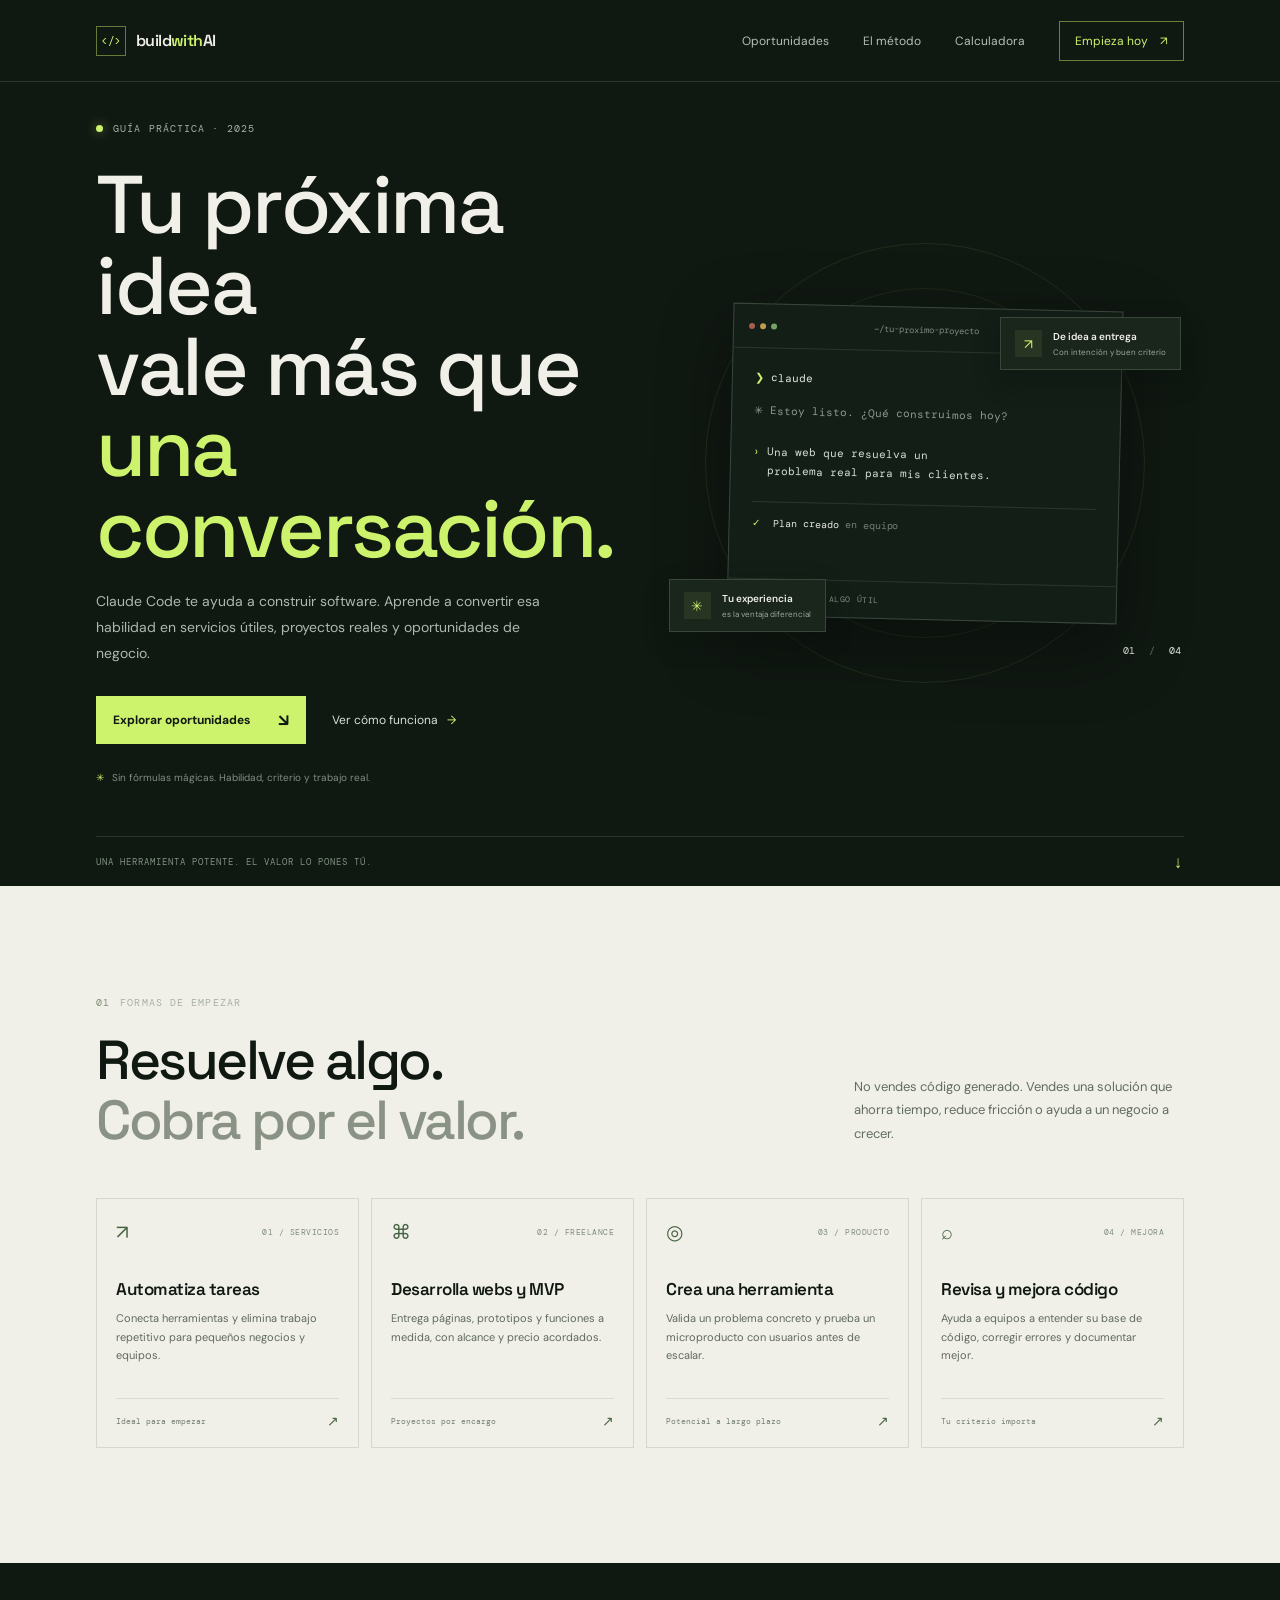
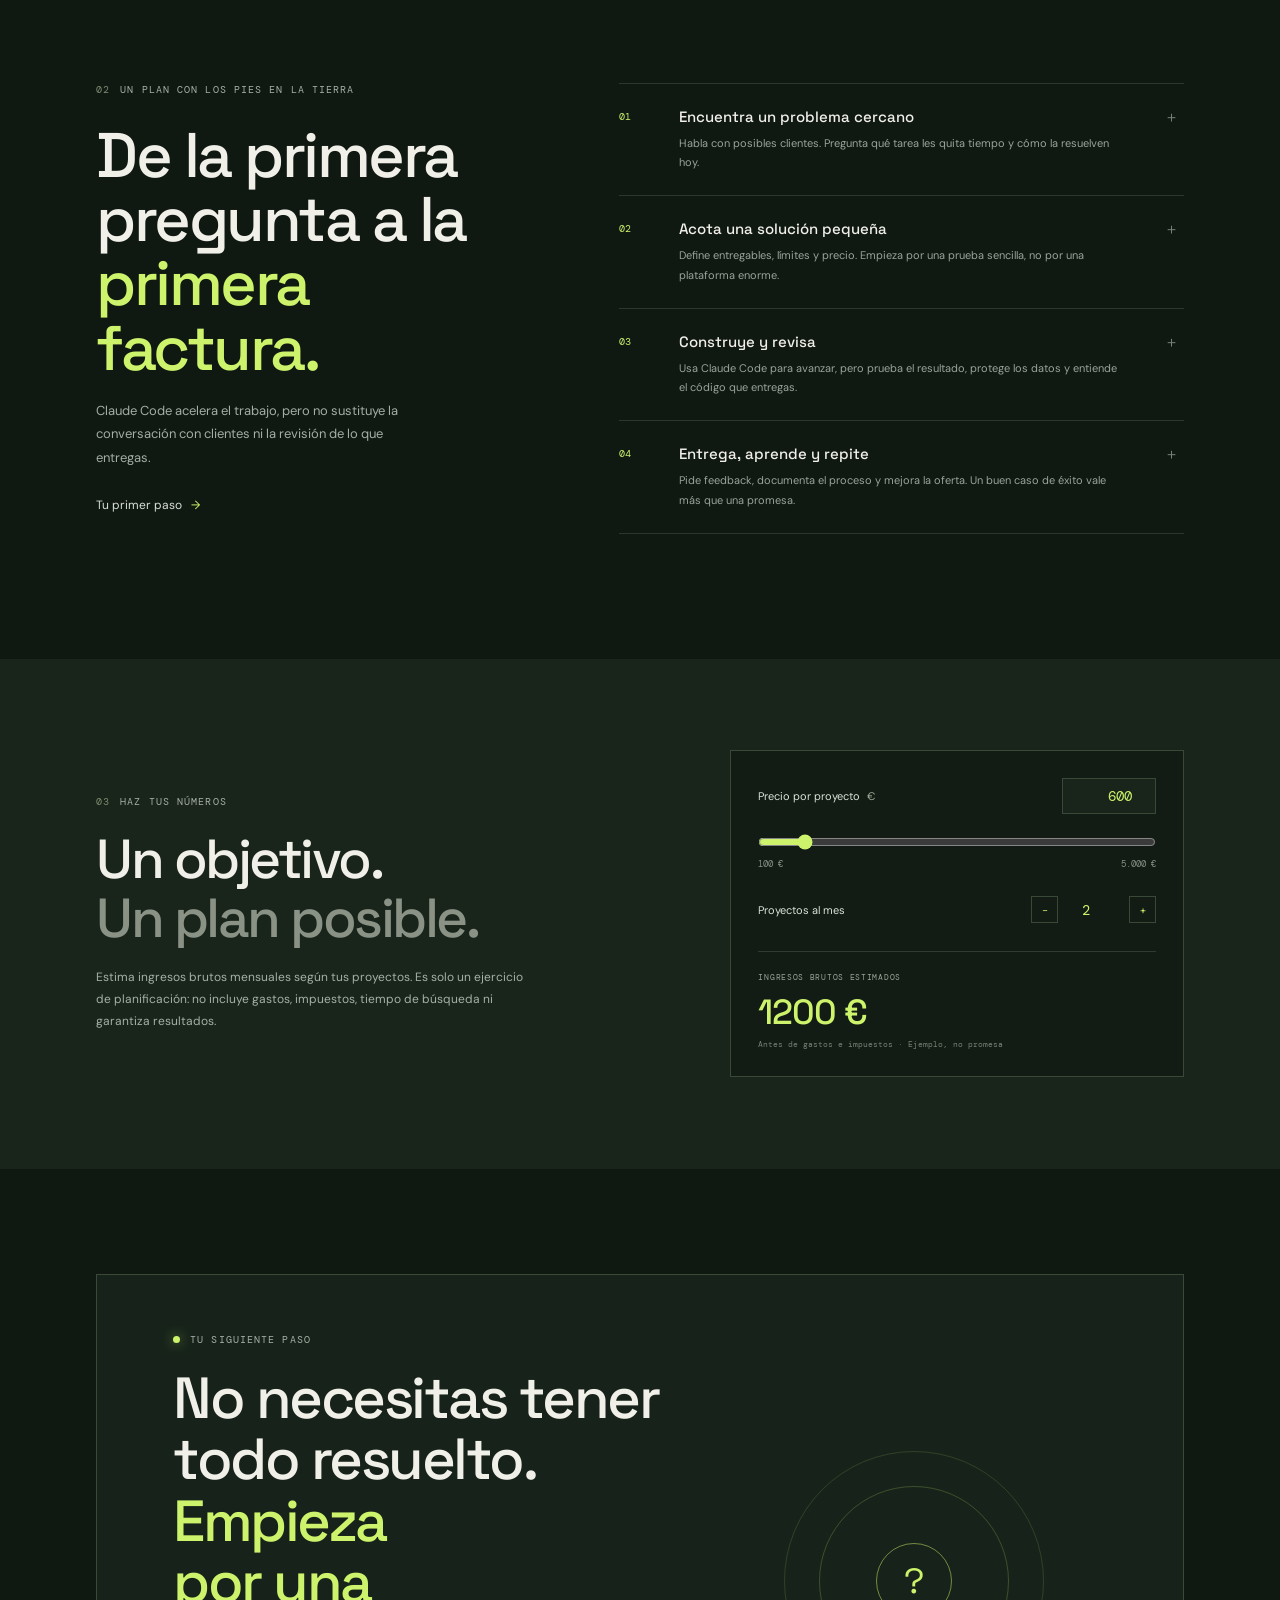
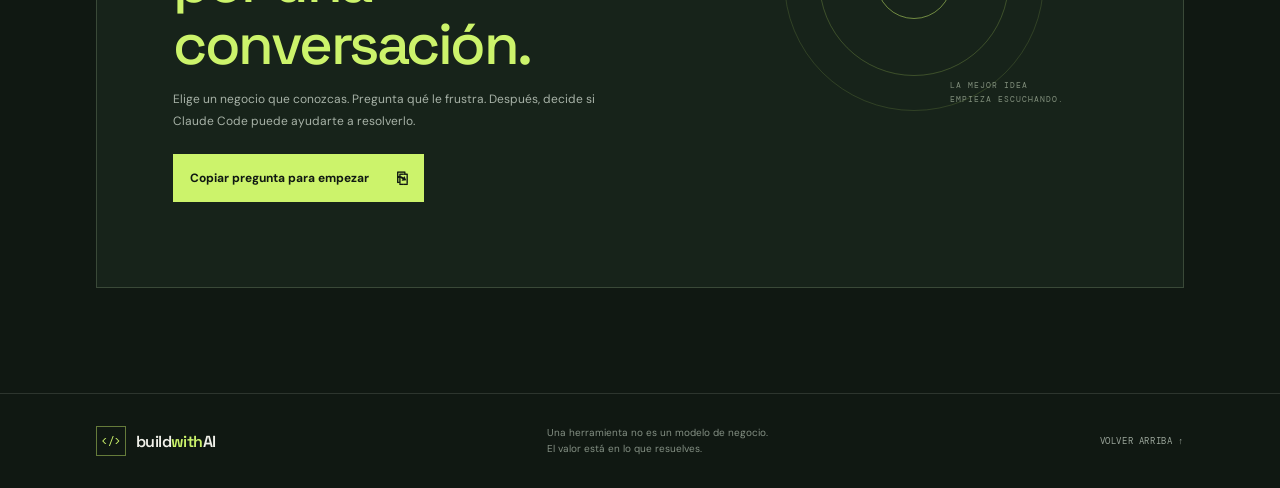
<file: Ejercicio de prueba/index.html>
<!doctype html>
<html lang="es">
  <head>
    <meta charset="utf-8">
    <meta name="viewport" content="width=device-width, initial-scale=1">
    <meta name="description" content="Ideas prácticas para ofrecer servicios y crear productos con Claude Code.">
    <meta name="theme-color" content="#101812">
    <title>Gana dinero con Claude Code — Guía práctica</title>
    <link rel="preconnect" href="https://fonts.googleapis.com">
    <link rel="preconnect" href="https://fonts.gstatic.com" crossorigin>
    <link href="https://fonts.googleapis.com/css2?family=DM+Mono:wght@400;500&family=DM+Sans:wght@400;500;600;700&family=Space+Grotesk:wght@400;500;600;700&display=swap" rel="stylesheet">
    <link rel="stylesheet" href="style.css">
    <script src="script.js" defer></script>
  </head>
  <body>
    <header class="site-header">
      <a class="brand" href="#inicio" aria-label="Claude Code, inicio">
        <span class="brand-mark" aria-hidden="true">&lt;/&gt;</span>
        <span>build<span class="brand-accent">with</span>AI</span>
      </a>
      <button class="menu-toggle" type="button" aria-expanded="false" aria-controls="main-nav" aria-label="Abrir menú">
        <span></span><span></span>
      </button>
      <nav class="main-nav" id="main-nav" aria-label="Navegación principal">
        <a href="#oportunidades">Oportunidades</a>
        <a href="#metodo">El método</a>
        <a href="#calculadora">Calculadora</a>
        <a class="nav-cta" href="#empezar">Empieza hoy <span aria-hidden="true">↗</span></a>
      </nav>
    </header>

    <main>
      <section class="hero section-wrap" id="inicio">
        <div class="hero-copy">
          <div class="eyebrow"><span class="status-dot"></span> GUÍA PRÁCTICA · 2025</div>
          <h1>Tu próxima idea<br>vale más que<br><span class="highlight">una conversación.</span></h1>
          <p class="hero-description">Claude Code te ayuda a construir software. Aprende a convertir esa habilidad en servicios útiles, proyectos reales y oportunidades de negocio.</p>
          <div class="hero-actions">
            <a class="button button-primary" href="#oportunidades">Explorar oportunidades <span aria-hidden="true">↘</span></a>
            <a class="text-link" href="#metodo">Ver cómo funciona <span aria-hidden="true">→</span></a>
          </div>
          <p class="fine-print"><span aria-hidden="true">✳</span> Sin fórmulas mágicas. Habilidad, criterio y trabajo real.</p>
        </div>
        <div class="hero-visual" aria-label="Ilustración de una sesión de programación">
          <div class="visual-orbit orbit-one"></div>
          <div class="visual-orbit orbit-two"></div>
          <div class="terminal-window">
            <div class="terminal-top">
              <div class="window-dots"><i></i><i></i><i></i></div>
              <span>~/tu-proximo-proyecto</span>
              <span class="terminal-menu">···</span>
            </div>
            <div class="terminal-body">
              <p><span class="prompt-symbol">❯</span> claude</p>
              <p class="terminal-muted">✳ Estoy listo. ¿Qué construimos hoy?</p>
              <p class="terminal-code"><span class="code-purple">›</span> Una web que resuelva un<br>&nbsp;&nbsp;problema real para mis clientes.</p>
              <div class="terminal-divider"></div>
              <p class="terminal-result"><span class="result-check">✓</span> Plan creado <span class="result-time">en equipo</span></p>
            </div>
            <div class="terminal-footer"><span class="live-dot"></span> CONSTRUYENDO ALGO ÚTIL</div>
          </div>
          <div class="floating-note note-top"><span class="note-icon">↗</span><span><strong>De idea a entrega</strong><small>Con intención y buen criterio</small></span></div>
          <div class="floating-note note-bottom"><span class="note-spark">✳</span><span><strong>Tu experiencia</strong><small>es la ventaja diferencial</small></span></div>
          <div class="hero-index">01 <span>/</span> 04</div>
        </div>
        <div class="hero-bottom">
          <span>UNA HERRAMIENTA POTENTE. EL VALOR LO PONES TÚ.</span>
          <a href="#oportunidades" aria-label="Desplazarse hacia abajo">↓</a>
        </div>
      </section>

      <section class="opportunities section-wrap" id="oportunidades">
        <div class="section-heading">
          <div>
            <div class="eyebrow"><span class="section-number">01</span> FORMAS DE EMPEZAR</div>
            <h2>Resuelve algo.<br><span class="muted-heading">Cobra por el valor.</span></h2>
          </div>
          <p class="section-intro">No vendes código generado. Vendes una solución que ahorra tiempo, reduce fricción o ayuda a un negocio a crecer.</p>
        </div>
        <div class="opportunity-grid">
          <article class="opportunity-card">
            <div class="card-top"><span class="card-icon">↗</span><span class="card-index">01 / SERVICIOS</span></div>
            <h3>Automatiza tareas</h3>
            <p>Conecta herramientas y elimina trabajo repetitivo para pequeños negocios y equipos.</p>
            <div class="card-bottom"><span>Ideal para empezar</span><span class="arrow">↗</span></div>
          </article>
          <article class="opportunity-card">
            <div class="card-top"><span class="card-icon">⌘</span><span class="card-index">02 / FREELANCE</span></div>
            <h3>Desarrolla webs y MVP</h3>
            <p>Entrega páginas, prototipos y funciones a medida, con alcance y precio acordados.</p>
            <div class="card-bottom"><span>Proyectos por encargo</span><span class="arrow">↗</span></div>
          </article>
          <article class="opportunity-card">
            <div class="card-top"><span class="card-icon">◎</span><span class="card-index">03 / PRODUCTO</span></div>
            <h3>Crea una herramienta</h3>
            <p>Valida un problema concreto y prueba un microproducto con usuarios antes de escalar.</p>
            <div class="card-bottom"><span>Potencial a largo plazo</span><span class="arrow">↗</span></div>
          </article>
          <article class="opportunity-card">
            <div class="card-top"><span class="card-icon">⌕</span><span class="card-index">04 / MEJORA</span></div>
            <h3>Revisa y mejora código</h3>
            <p>Ayuda a equipos a entender su base de código, corregir errores y documentar mejor.</p>
            <div class="card-bottom"><span>Tu criterio importa</span><span class="arrow">↗</span></div>
          </article>
        </div>
      </section>

      <section class="method section-wrap" id="metodo">
        <div class="method-intro">
          <div class="eyebrow"><span class="section-number">02</span> UN PLAN CON LOS PIES EN LA TIERRA</div>
          <h2>De la primera<br>pregunta a la<br><span class="highlight">primera factura.</span></h2>
          <p>Claude Code acelera el trabajo, pero no sustituye la conversación con clientes ni la revisión de lo que entregas.</p>
          <a class="text-link" href="#empezar">Tu primer paso <span aria-hidden="true">→</span></a>
        </div>
        <div class="steps">
          <article class="step">
            <span class="step-number">01</span>
            <div><h3>Encuentra un problema cercano</h3><p>Habla con posibles clientes. Pregunta qué tarea les quita tiempo y cómo la resuelven hoy.</p></div>
            <span class="step-mark">＋</span>
          </article>
          <article class="step">
            <span class="step-number">02</span>
            <div><h3>Acota una solución pequeña</h3><p>Define entregables, límites y precio. Empieza por una prueba sencilla, no por una plataforma enorme.</p></div>
            <span class="step-mark">＋</span>
          </article>
          <article class="step">
            <span class="step-number">03</span>
            <div><h3>Construye y revisa</h3><p>Usa Claude Code para avanzar, pero prueba el resultado, protege los datos y entiende el código que entregas.</p></div>
            <span class="step-mark">＋</span>
          </article>
          <article class="step">
            <span class="step-number">04</span>
            <div><h3>Entrega, aprende y repite</h3><p>Pide feedback, documenta el proceso y mejora la oferta. Un buen caso de éxito vale más que una promesa.</p></div>
            <span class="step-mark">＋</span>
          </article>
        </div>
      </section>

      <section class="calculator section-wrap" id="calculadora">
        <div class="calculator-copy">
          <div class="eyebrow"><span class="section-number">03</span> HAZ TUS NÚMEROS</div>
          <h2>Un objetivo.<br><span class="muted-heading">Un plan posible.</span></h2>
          <p>Estima ingresos brutos mensuales según tus proyectos. Es solo un ejercicio de planificación: no incluye gastos, impuestos, tiempo de búsqueda ni garantiza resultados.</p>
        </div>
        <form class="calculator-card" id="income-form">
          <div class="input-row">
            <label for="project-price">Precio por proyecto <span>€</span></label>
            <input id="project-price" name="price" type="number" min="1" max="100000" value="600" inputmode="decimal">
          </div>
          <input class="range-input" id="price-range" type="range" min="100" max="5000" step="50" value="600" aria-label="Ajustar precio por proyecto">
          <div class="range-labels"><span>100 €</span><span>5.000 €</span></div>
          <div class="input-row project-row">
            <label for="project-count">Proyectos al mes</label>
            <div class="stepper">
              <button type="button" data-step="-1" aria-label="Restar un proyecto">−</button>
              <input id="project-count" name="projects" type="number" min="1" max="20" value="2" inputmode="numeric">
              <button type="button" data-step="1" aria-label="Añadir un proyecto">+</button>
            </div>
          </div>
          <div class="estimate">
            <span>INGRESOS BRUTOS ESTIMADOS</span>
            <output id="estimate" for="project-price project-count">1.200 €</output>
            <small>Antes de gastos e impuestos · Ejemplo, no promesa</small>
          </div>
        </form>
      </section>

      <section class="start section-wrap" id="empezar">
        <div class="start-panel">
          <div class="start-content">
            <div class="eyebrow"><span class="status-dot"></span> TU SIGUIENTE PASO</div>
            <h2>No necesitas tener<br>todo resuelto. <span>Empieza<br>por una conversación.</span></h2>
            <p>Elige un negocio que conozcas. Pregunta qué le frustra. Después, decide si Claude Code puede ayudarte a resolverlo.</p>
            <button class="button button-primary" id="copy-prompt" type="button">Copiar pregunta para empezar <span aria-hidden="true">⎘</span></button>
            <span class="copy-feedback" id="copy-feedback" role="status" aria-live="polite"></span>
          </div>
          <div class="start-decoration" aria-hidden="true">
            <span class="deco-ring ring-a"></span><span class="deco-ring ring-b"></span>
            <span class="deco-center">?</span>
            <span class="deco-caption">LA MEJOR IDEA<br>EMPIEZA ESCUCHANDO.</span>
          </div>
        </div>
      </section>
    </main>

    <footer class="site-footer section-wrap">
      <a class="brand" href="#inicio"><span class="brand-mark" aria-hidden="true">&lt;/&gt;</span><span>build<span class="brand-accent">with</span>AI</span></a>
      <p>Una herramienta no es un modelo de negocio.<br>El valor está en lo que resuelves.</p>
      <a class="back-top" href="#inicio">VOLVER ARRIBA ↑</a>
    </footer>
  </body>
</html>
</file>
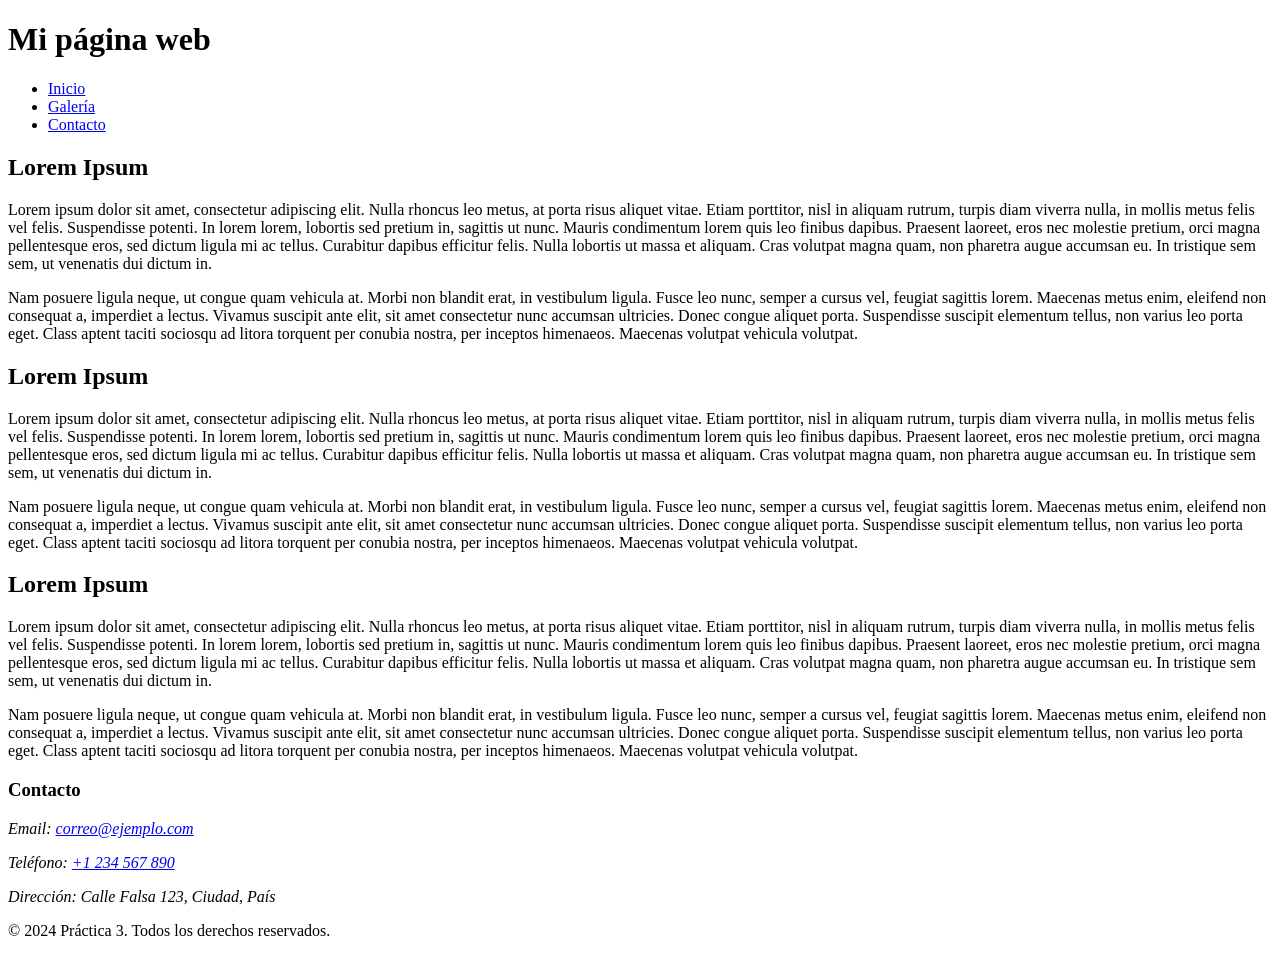
<file: M1P03_Álvaro_Cobos_Muñoz/index.html>
<!DOCTYPE html>
<html lang="es">
<head>
    <meta charset="UTF-8">
    <meta name="viewport" content="width=device-width, initial-scale=1.0">
    <title>Práctica 3</title>
</head>
<body>
    <header>
        <h1>Mi página web</h1>
        <nav>
            <ul>
                <li><a href="#"> Inicio </a></li>
                <li><a href="#galeria"> Galería</a></li>
                <li><a href="#contacto"> Contacto </a></li>
            </ul>
        </nav>
    </header> 
    <section>
        <article>
            <h2>Lorem Ipsum</h2>
            <p>Lorem ipsum dolor sit amet, consectetur adipiscing elit. Nulla rhoncus leo metus, at porta risus aliquet vitae. Etiam porttitor, nisl in aliquam rutrum, turpis diam viverra nulla, in mollis metus felis vel felis. Suspendisse potenti. In lorem lorem, lobortis sed pretium in, sagittis ut nunc. Mauris condimentum lorem quis leo finibus dapibus. Praesent laoreet, eros nec molestie pretium, orci magna pellentesque eros, sed dictum ligula mi ac tellus. Curabitur dapibus efficitur felis. Nulla lobortis ut massa et aliquam. Cras volutpat magna quam, non pharetra augue accumsan eu. In tristique sem sem, ut venenatis dui dictum in.</p>
            <p>Nam posuere ligula neque, ut congue quam vehicula at. Morbi non blandit erat, in vestibulum ligula. Fusce leo nunc, semper a cursus vel, feugiat sagittis lorem. Maecenas metus enim, eleifend non consequat a, imperdiet a lectus. Vivamus suscipit ante elit, sit amet consectetur nunc accumsan ultricies. Donec congue aliquet porta. Suspendisse suscipit elementum tellus, non varius leo porta eget. Class aptent taciti sociosqu ad litora torquent per conubia nostra, per inceptos himenaeos. Maecenas volutpat vehicula volutpat.</p>
        </article>
        <article>
            <h2>Lorem Ipsum</h2>
            <p>Lorem ipsum dolor sit amet, consectetur adipiscing elit. Nulla rhoncus leo metus, at porta risus aliquet vitae. Etiam porttitor, nisl in aliquam rutrum, turpis diam viverra nulla, in mollis metus felis vel felis. Suspendisse potenti. In lorem lorem, lobortis sed pretium in, sagittis ut nunc. Mauris condimentum lorem quis leo finibus dapibus. Praesent laoreet, eros nec molestie pretium, orci magna pellentesque eros, sed dictum ligula mi ac tellus. Curabitur dapibus efficitur felis. Nulla lobortis ut massa et aliquam. Cras volutpat magna quam, non pharetra augue accumsan eu. In tristique sem sem, ut venenatis dui dictum in.</p>
            <p>Nam posuere ligula neque, ut congue quam vehicula at. Morbi non blandit erat, in vestibulum ligula. Fusce leo nunc, semper a cursus vel, feugiat sagittis lorem. Maecenas metus enim, eleifend non consequat a, imperdiet a lectus. Vivamus suscipit ante elit, sit amet consectetur nunc accumsan ultricies. Donec congue aliquet porta. Suspendisse suscipit elementum tellus, non varius leo porta eget. Class aptent taciti sociosqu ad litora torquent per conubia nostra, per inceptos himenaeos. Maecenas volutpat vehicula volutpat.</p>
        </article>
    </section>
    <aside>
        <article>
            <h2>Lorem Ipsum</h2>
            <p>Lorem ipsum dolor sit amet, consectetur adipiscing elit. Nulla rhoncus leo metus, at porta risus aliquet vitae. Etiam porttitor, nisl in aliquam rutrum, turpis diam viverra nulla, in mollis metus felis vel felis. Suspendisse potenti. In lorem lorem, lobortis sed pretium in, sagittis ut nunc. Mauris condimentum lorem quis leo finibus dapibus. Praesent laoreet, eros nec molestie pretium, orci magna pellentesque eros, sed dictum ligula mi ac tellus. Curabitur dapibus efficitur felis. Nulla lobortis ut massa et aliquam. Cras volutpat magna quam, non pharetra augue accumsan eu. In tristique sem sem, ut venenatis dui dictum in.</p>
            <p>Nam posuere ligula neque, ut congue quam vehicula at. Morbi non blandit erat, in vestibulum ligula. Fusce leo nunc, semper a cursus vel, feugiat sagittis lorem. Maecenas metus enim, eleifend non consequat a, imperdiet a lectus. Vivamus suscipit ante elit, sit amet consectetur nunc accumsan ultricies. Donec congue aliquet porta. Suspendisse suscipit elementum tellus, non varius leo porta eget. Class aptent taciti sociosqu ad litora torquent per conubia nostra, per inceptos himenaeos. Maecenas volutpat vehicula volutpat.</p>
        </article>
    </aside>
    <footer>
        <h3>Contacto</h3>
        <address>
            <p>Email: <a href="mailto:info@example.com">correo@ejemplo.com</a></p>
            <p>Teléfono: <a href="tel:+1234567890">+1 234 567 890</a></p>
            <p>Dirección: Calle Falsa 123, Ciudad, País</p>
        </address>
        <p>&copy; 2024 Práctica 3. Todos los derechos reservados.</p>
    </footer>
</body>
</html>
</file>
<file: Ejercicio de prueba/style.css>
:root {
  color-scheme: dark;
  --ink: #101812;
  --ink-soft: #17231b;
  --paper: #f0f0e9;
  --muted: #9da69e;
  --line: rgba(235, 243, 230, 0.13);
  --lime: #ccf36b;
  --font-body: "DM Sans", sans-serif;
  --font-display: "Space Grotesk", sans-serif;
  --font-mono: "DM Mono", monospace;
}

* { box-sizing: border-box; }

html { scroll-behavior: smooth; }

body {
  margin: 0;
  background: var(--ink);
  color: var(--paper);
  font-family: var(--font-body);
  -webkit-font-smoothing: antialiased;
}

a { color: inherit; text-decoration: none; }
button, input { font: inherit; }
button { color: inherit; }

.section-wrap { padding-right: max(7.5vw, calc((100vw - 1200px) / 2)); padding-left: max(7.5vw, calc((100vw - 1200px) / 2)); }

.site-header {
  height: 82px;
  padding: 0 max(7.5vw, calc((100vw - 1200px) / 2));
  display: flex;
  align-items: center;
  justify-content: space-between;
  border-bottom: 1px solid var(--line);
}

.brand { display: inline-flex; align-items: center; gap: 10px; font: 600 16px var(--font-display); letter-spacing: -0.6px; }
.brand-mark { display: grid; width: 30px; height: 30px; place-items: center; border: 1px solid rgba(204, 243, 107, .45); color: var(--lime); font: 11px var(--font-mono); }
.brand-accent { color: var(--lime); }
.main-nav { display: flex; align-items: center; gap: 34px; color: #b6beb7; font-size: 12px; }
.main-nav a { transition: color .2s ease; }
.main-nav a:hover, .text-link:hover { color: var(--lime); }
.main-nav .nav-cta { padding: 11px 15px; border: 1px solid rgba(204, 243, 107, .48); color: var(--lime); }
.nav-cta span { padding-left: 9px; }
.menu-toggle { display: none; }

.hero { position: relative; min-height: 665px; display: grid; grid-template-columns: 1.02fr .98fr; align-items: center; gap: 30px; padding-top: 40px; padding-bottom: 82px; overflow: hidden; }
.hero-copy { position: relative; z-index: 1; padding-bottom: 20px; }
.eyebrow { display: flex; align-items: center; gap: 10px; color: #a7b0a7; font: 10px var(--font-mono); letter-spacing: 1.1px; }
.status-dot, .live-dot { width: 7px; height: 7px; flex: 0 0 auto; border-radius: 50%; background: var(--lime); box-shadow: 0 0 12px rgba(204, 243, 107, .55); }
h1, h2, h3, p { margin-top: 0; }
h1, h2 { font-family: var(--font-display); font-weight: 500; letter-spacing: -2.5px; }
.hero h1 { margin: 29px 0 20px; font-size: clamp(52px, 6.4vw, 82px); line-height: .99; }
.highlight { color: var(--lime); }
.hero-description { max-width: 470px; color: #aeb8af; font-size: 14px; line-height: 1.85; }
.hero-actions { display: flex; align-items: center; gap: 26px; margin-top: 29px; }
.button { display: inline-flex; align-items: center; justify-content: space-between; gap: 28px; min-height: 48px; padding: 0 17px; border: 0; font-size: 12px; cursor: pointer; transition: transform .2s ease, background .2s ease; }
.button:hover { transform: translateY(-2px); }
.button-primary { background: var(--lime); color: var(--ink); font-weight: 700; }
.button-primary:hover { background: #d9ff83; }
.button-primary span { font-size: 17px; }
.text-link { color: #d9dfd8; font-size: 12px; transition: color .2s ease; }
.text-link span { padding-left: 6px; color: var(--lime); }
.fine-print { margin: 27px 0 0; color: #818d83; font-size: 10px; }
.fine-print span { color: var(--lime); padding-right: 5px; }

.hero-visual { position: relative; display: grid; min-height: 450px; place-items: center; }
.visual-orbit { position: absolute; width: 440px; height: 440px; border: 1px solid rgba(204, 243, 107, .09); border-radius: 50%; }
.orbit-two { width: 350px; height: 350px; border-color: rgba(204, 243, 107, .07); }
.terminal-window { position: relative; z-index: 1; width: min(390px, 92%); border: 1px solid #3a473c; background: #131e17; box-shadow: 0 24px 70px rgba(0, 0, 0, .35); transform: rotate(1.3deg); }
.terminal-top { display: flex; height: 44px; align-items: center; justify-content: space-between; padding: 0 15px; border-bottom: 1px solid #2a362d; color: #7e8a7f; font: 9px var(--font-mono); }
.window-dots { display: flex; gap: 5px; }
.window-dots i { width: 6px; height: 6px; border-radius: 50%; background: #52614f; }
.window-dots i:first-child { background: #a75e51; }
.window-dots i:nth-child(2) { background: #c39b4f; }
.window-dots i:nth-child(3) { background: #75a266; }
.terminal-menu { font-size: 17px; }
.terminal-body { min-height: 230px; padding: 20px 22px 15px; font: 11px/1.8 var(--font-mono); color: #e4e9e1; }
.terminal-body p { margin-bottom: 13px; }
.prompt-symbol, .code-purple { color: var(--lime); }
.terminal-muted { color: #8d998e; }
.terminal-code { margin-top: 21px; color: #d7dfd5; }
.terminal-divider { height: 1px; margin: 20px 0 12px; background: #2a362d; }
.terminal-result { font-size: 10px; }
.result-check { color: var(--lime); padding-right: 7px; }
.result-time { color: #738175; }
.terminal-footer { display: flex; align-items: center; gap: 8px; height: 37px; padding: 0 15px; border-top: 1px solid #2a362d; color: #879287; font: 8px var(--font-mono); letter-spacing: .6px; }
.live-dot { width: 5px; height: 5px; }
.floating-note { position: absolute; z-index: 2; display: flex; align-items: center; gap: 11px; padding: 12px 14px; border: 1px solid #39463a; background: #1a251c; box-shadow: 0 10px 24px #0b110d66; }
.floating-note strong, .floating-note small { display: block; }
.floating-note strong { font-size: 10px; font-weight: 600; }
.floating-note small { margin-top: 4px; color: #9ca89c; font-size: 8px; }
.note-icon, .note-spark { display: grid; width: 27px; height: 27px; place-items: center; background: #283522; color: var(--lime); font-size: 14px; }
.note-top { top: 79px; right: 3px; }
.note-bottom { bottom: 56px; left: 3px; }
.hero-index { position: absolute; right: 3px; bottom: 31px; color: #e2e8de; font: 10px var(--font-mono); }
.hero-index span { padding: 0 8px; color: #626d63; }
.hero-bottom { position: absolute; right: max(7.5vw, calc((100vw - 1200px) / 2)); bottom: 0; left: max(7.5vw, calc((100vw - 1200px) / 2)); display: flex; height: 50px; align-items: center; justify-content: space-between; border-top: 1px solid var(--line); color: #829083; font: 9px var(--font-mono); letter-spacing: 1px; }
.hero-bottom a { color: var(--lime); font-size: 17px; }

.opportunities { padding-top: 110px; padding-bottom: 115px; background: #f0f0e9; color: var(--ink); }
.section-heading { display: flex; align-items: end; justify-content: space-between; gap: 35px; margin-bottom: 48px; }
.section-number { color: #7d8c70; }
.section-heading h2, .calculator h2 { margin: 22px 0 0; font-size: clamp(37px, 4.4vw, 55px); line-height: 1.08; }
.muted-heading { color: #8a9286; }
.section-intro { max-width: 330px; margin: 0 0 5px; color: #626c61; font-size: 13px; line-height: 1.8; }
.opportunity-grid { display: grid; grid-template-columns: repeat(4, 1fr); gap: 12px; }
.opportunity-card { min-height: 250px; display: flex; flex-direction: column; padding: 20px 19px 17px; border: 1px solid #d5d8ce; transition: background .2s ease, transform .2s ease; }
.opportunity-card:hover { background: #e7ebdd; transform: translateY(-4px); }
.card-top, .card-bottom { display: flex; align-items: center; justify-content: space-between; }
.card-icon { color: #496444; font-size: 20px; }
.card-index { color: #818b7e; font: 8px var(--font-mono); letter-spacing: .5px; }
.opportunity-card h3 { margin: 33px 0 9px; font: 600 17px var(--font-display); letter-spacing: -.5px; }
.opportunity-card p { margin-bottom: 20px; color: #60695f; font-size: 11px; line-height: 1.7; }
.card-bottom { margin-top: auto; padding-top: 13px; border-top: 1px solid #d8dbd2; color: #737d70; font: 8px var(--font-mono); }
.card-bottom .arrow { color: #4a6945; font-size: 14px; }

.method { display: grid; grid-template-columns: .82fr 1.18fr; gap: 12%; padding-top: 120px; padding-bottom: 125px; }
.method-intro h2 { margin: 27px 0 19px; font-size: clamp(44px, 5vw, 63px); line-height: 1.02; }
.method-intro > p { max-width: 330px; margin-bottom: 24px; color: #a3aea4; font-size: 13px; line-height: 1.8; }
.steps { border-top: 1px solid var(--line); }
.step { display: grid; grid-template-columns: 48px 1fr 20px; gap: 12px; align-items: start; padding: 23px 0; border-bottom: 1px solid var(--line); }
.step-number { padding-top: 3px; color: var(--lime); font: 10px var(--font-mono); }
.step h3 { margin: 0 0 8px; font: 500 15px var(--font-display); }
.step p { max-width: 440px; margin: 0; color: #99a49a; font-size: 11px; line-height: 1.75; }
.step-mark { color: #798579; font-size: 15px; }

.calculator { display: grid; grid-template-columns: 1fr .9fr; gap: 12%; align-items: center; padding-top: 91px; padding-bottom: 92px; background: #19241b; }
.calculator h2 { color: var(--paper); }
.calculator-copy > p { max-width: 440px; margin: 19px 0 0; color: #a6b0a5; font-size: 12px; line-height: 1.8; }
.calculator-card { padding: 27px; border: 1px solid #3a4838; background: #121b14; }
.input-row { display: flex; align-items: center; justify-content: space-between; color: #dce3d8; font-size: 11px; }
.input-row label span { padding-left: 4px; color: #9ba794; }
.input-row input { width: 94px; padding: 8px; border: 1px solid #3a4838; border-radius: 0; outline: none; background: #19251b; color: var(--lime); text-align: right; font: 14px var(--font-mono); }
.input-row input:focus { border-color: var(--lime); }
.range-input { display: block; width: 100%; margin: 20px 0 8px; accent-color: var(--lime); cursor: pointer; }
.range-labels { display: flex; justify-content: space-between; color: #879285; font: 9px var(--font-mono); }
.project-row { margin-top: 23px; }
.stepper { display: flex; align-items: center; gap: 13px; }
.stepper button { width: 27px; height: 27px; border: 1px solid #3a4838; background: transparent; color: var(--lime); cursor: pointer; }
.stepper button:hover { background: #283522; }
.stepper input { width: 45px; border: 0; background: transparent; text-align: center; }
.estimate { margin-top: 24px; padding-top: 20px; border-top: 1px solid #2f3b30; }
.estimate > span, .estimate small { display: block; color: #9aa597; font: 8px var(--font-mono); letter-spacing: .7px; }
.estimate output { display: block; margin: 8px 0 5px; color: var(--lime); font: 500 35px var(--font-display); letter-spacing: -1px; }
.estimate small { color: #768174; letter-spacing: 0; }

.start { padding-top: 105px; padding-bottom: 105px; }
.start-panel { position: relative; min-height: 380px; display: flex; align-items: center; overflow: hidden; padding: 58px 7%; border: 1px solid #3a4938; background: #17231a; }
.start-content { position: relative; z-index: 1; max-width: 560px; }
.start-content h2 { margin: 22px 0 14px; font-size: clamp(38px, 5vw, 58px); line-height: 1.06; }
.start-content h2 span { color: var(--lime); }
.start-content p { max-width: 460px; margin-bottom: 22px; color: #a7b2a7; font-size: 12px; line-height: 1.8; }
.copy-feedback { display: block; min-height: 17px; margin-top: 10px; color: var(--lime); font-size: 10px; }
.start-decoration { position: absolute; top: 50%; right: 11%; width: 300px; height: 300px; transform: translateY(-50%); }
.deco-ring { position: absolute; inset: 20px; border: 1px solid rgba(204, 243, 107, .14); border-radius: 50%; }
.ring-b { inset: 55px; border-color: rgba(204, 243, 107, .21); }
.deco-center { position: absolute; top: 50%; left: 50%; display: grid; width: 76px; height: 76px; place-items: center; border: 1px solid rgba(204, 243, 107, .5); border-radius: 50%; color: var(--lime); font: 35px var(--font-display); transform: translate(-50%, -50%); }
.deco-caption { position: absolute; right: 0; bottom: 25px; color: #818f7c; font: 8px/1.7 var(--font-mono); letter-spacing: 1px; }

.site-footer { display: flex; min-height: 95px; align-items: center; justify-content: space-between; gap: 24px; border-top: 1px solid var(--line); }
.site-footer p { margin: 0; color: #849084; font-size: 10px; line-height: 1.6; }
.back-top { color: #9ba69b; font: 9px var(--font-mono); letter-spacing: .6px; }
.back-top:hover { color: var(--lime); }

@media (min-width: 1500px) {
  .hero { min-height: 740px; }
}

@media (max-width: 900px) {
  .section-wrap, .site-header { padding-right: 5vw; padding-left: 5vw; }
  .hero { min-height: 610px; grid-template-columns: 1fr 1fr; gap: 5px; }
  .hero h1 { font-size: clamp(50px, 7vw, 70px); }
  .hero-visual { transform: scale(.9); }
  .hero-bottom { right: 5vw; left: 5vw; }
  .opportunity-grid { grid-template-columns: repeat(2, 1fr); }
  .opportunity-card { min-height: 225px; }
  .method { gap: 7%; }
  .start-decoration { right: 4%; opacity: .65; }
}

@media (max-width: 650px) {
  .site-header { height: 68px; }
  .menu-toggle { display: flex; width: 38px; height: 38px; flex-direction: column; align-items: center; justify-content: center; gap: 6px; border: 1px solid var(--line); background: transparent; cursor: pointer; }
  .menu-toggle span { width: 15px; height: 1px; background: var(--lime); }
  .main-nav { position: absolute; z-index: 5; top: 67px; right: 0; left: 0; display: none; align-items: stretch; gap: 0; padding: 8px 5vw 18px; border-bottom: 1px solid var(--line); background: var(--ink); }
  .main-nav.is-open { display: flex; flex-direction: column; }
  .main-nav a { padding: 13px 0; }
  .main-nav .nav-cta { margin-top: 8px; padding: 12px; }
  .hero { min-height: auto; grid-template-columns: 1fr; padding-top: 73px; padding-bottom: 84px; }
  .hero-copy { padding-bottom: 0; }
  .hero h1 { margin-top: 23px; font-size: clamp(51px, 12vw, 72px); }
  .hero-description { font-size: 13px; }
  .hero-actions { flex-wrap: wrap; gap: 17px; }
  .hero-visual { min-height: 380px; margin-top: 8px; transform: none; }
  .visual-orbit { width: 340px; height: 340px; }
  .orbit-two { width: 275px; height: 275px; }
  .terminal-window { width: min(360px, 88%); }
  .note-top { top: 28px; right: 0; }
  .note-bottom { bottom: 28px; left: 0; }
  .hero-index { bottom: 5px; }
  .hero-bottom { height: 43px; font-size: 7px; }
  .opportunities { padding-top: 78px; padding-bottom: 82px; }
  .section-heading { display: block; margin-bottom: 29px; }
  .section-heading h2, .calculator h2 { font-size: 43px; }
  .section-intro { margin-top: 17px; }
  .opportunity-grid { grid-template-columns: 1fr; gap: 9px; }
  .opportunity-card { min-height: 205px; }
  .opportunity-card h3 { margin-top: 25px; }
  .method { grid-template-columns: 1fr; gap: 37px; padding-top: 80px; padding-bottom: 84px; }
  .method-intro h2 { font-size: 55px; }
  .step { grid-template-columns: 35px 1fr 15px; gap: 8px; }
  .calculator { grid-template-columns: 1fr; gap: 28px; padding-top: 72px; padding-bottom: 72px; }
  .calculator-card { padding: 22px 18px; }
  .start { padding-top: 75px; padding-bottom: 75px; }
  .start-panel { min-height: 390px; padding: 39px 24px; }
  .start-content h2 { font-size: 43px; }
  .start-decoration { top: auto; right: -100px; bottom: -120px; transform: scale(.7); opacity: .28; }
  .site-footer { min-height: 130px; flex-wrap: wrap; padding-top: 22px; padding-bottom: 22px; }
  .site-footer p { order: 3; width: 100%; }
}

@media (prefers-reduced-motion: reduce) {
  *, *::before, *::after { scroll-behavior: auto !important; transition-duration: .01ms !important; animation-duration: .01ms !important; animation-iteration-count: 1 !important; }
}
</file>
